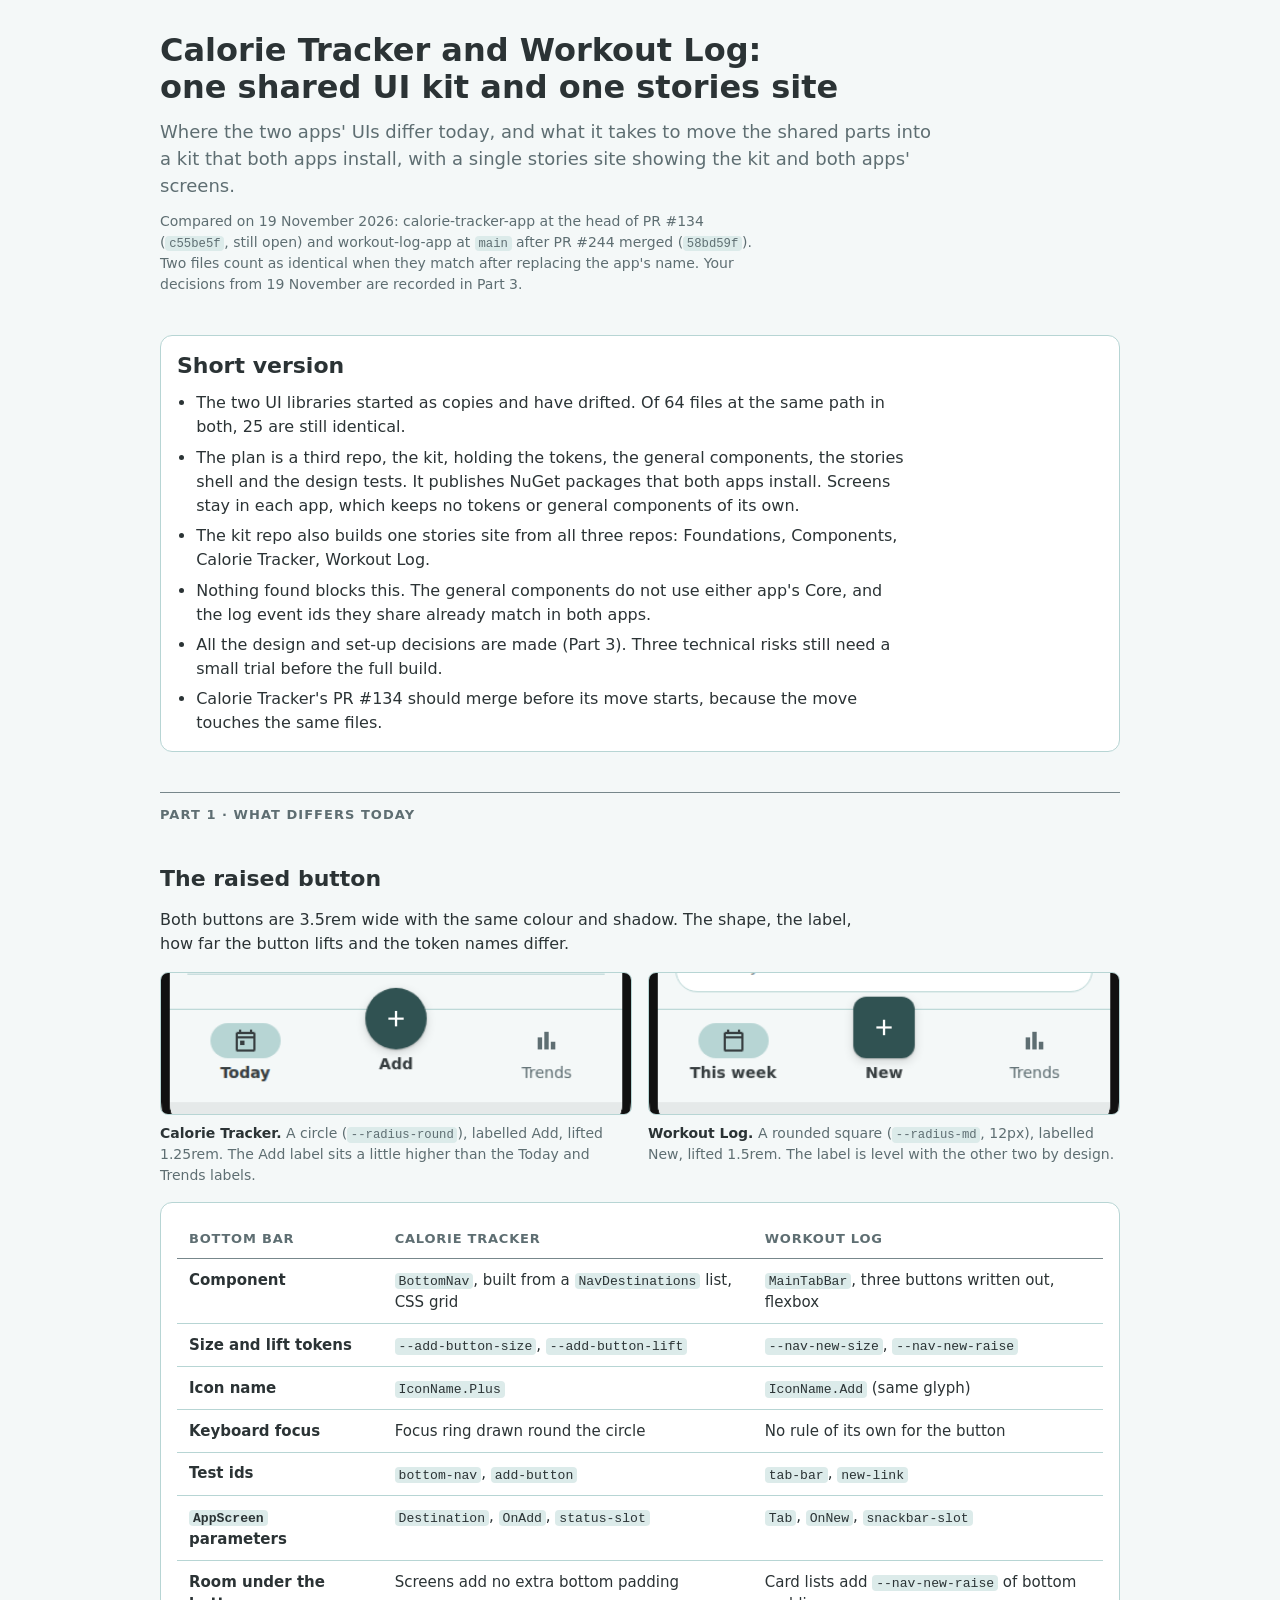
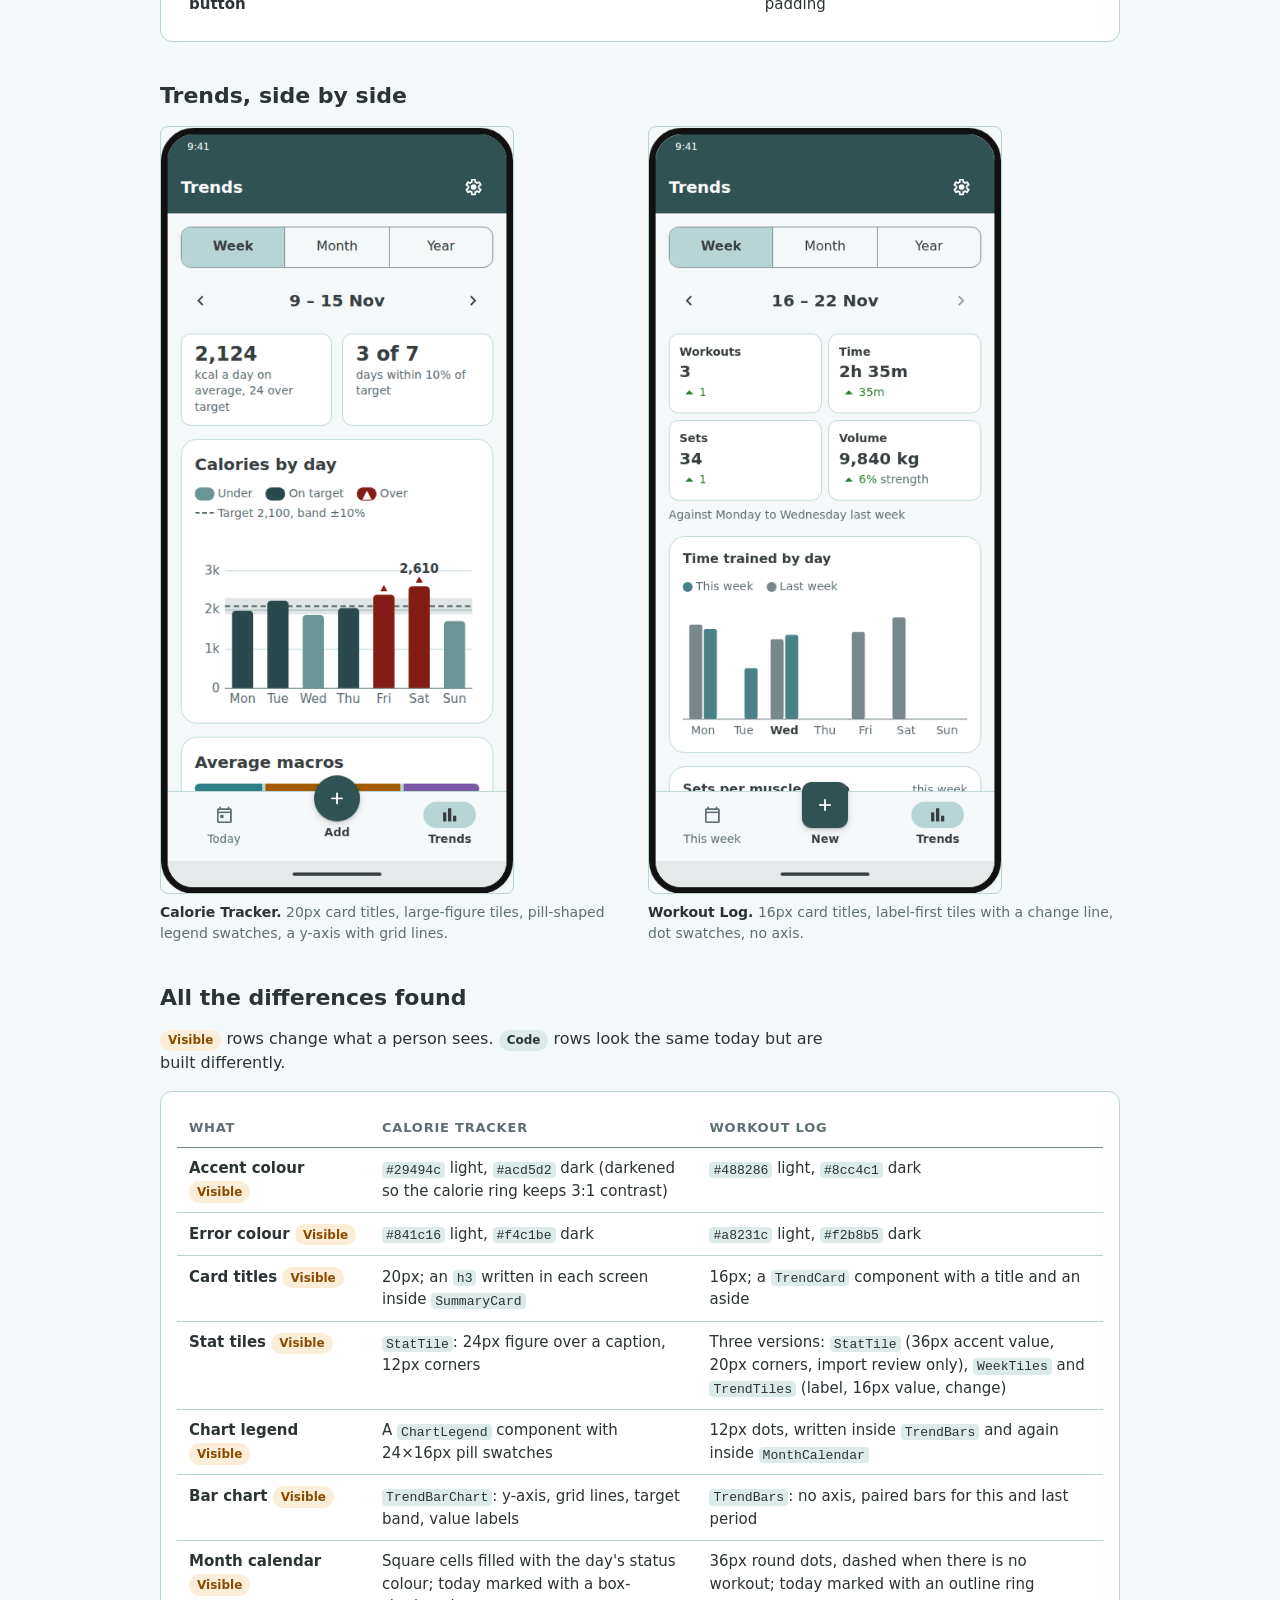
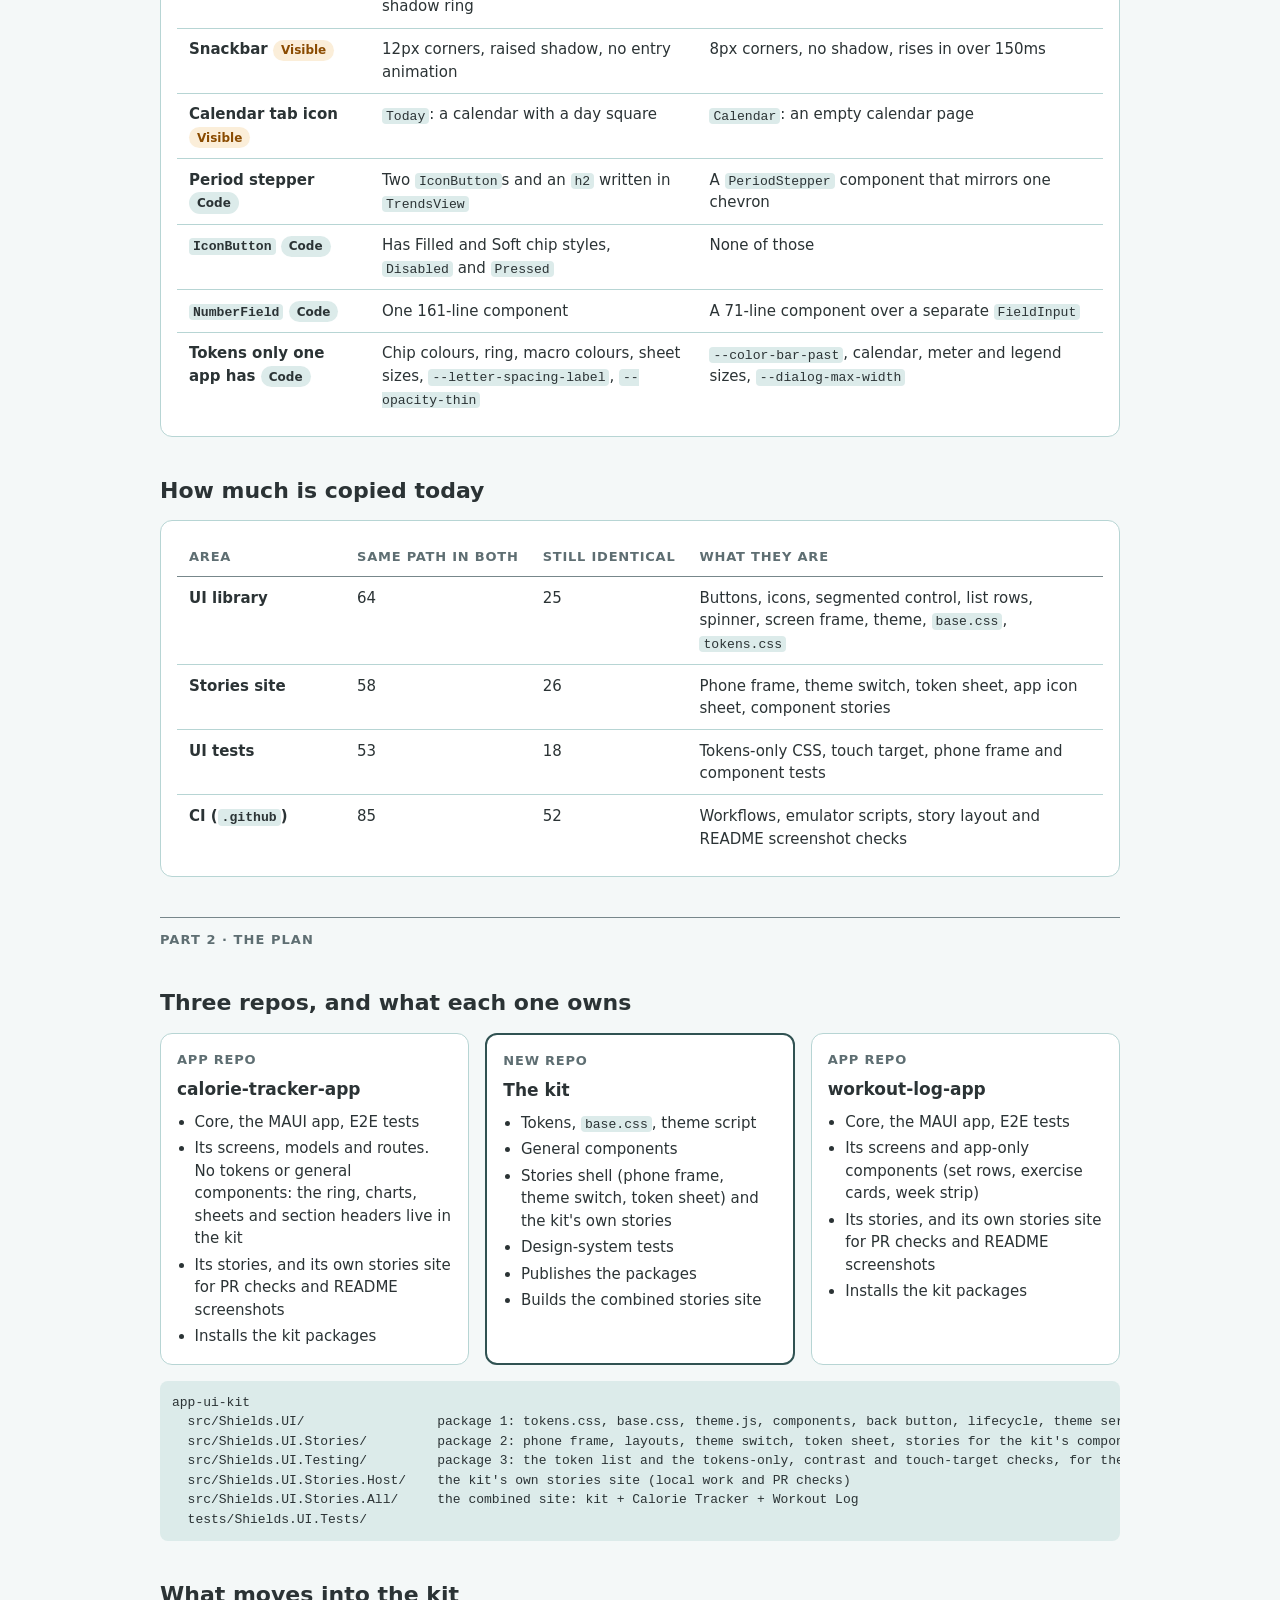
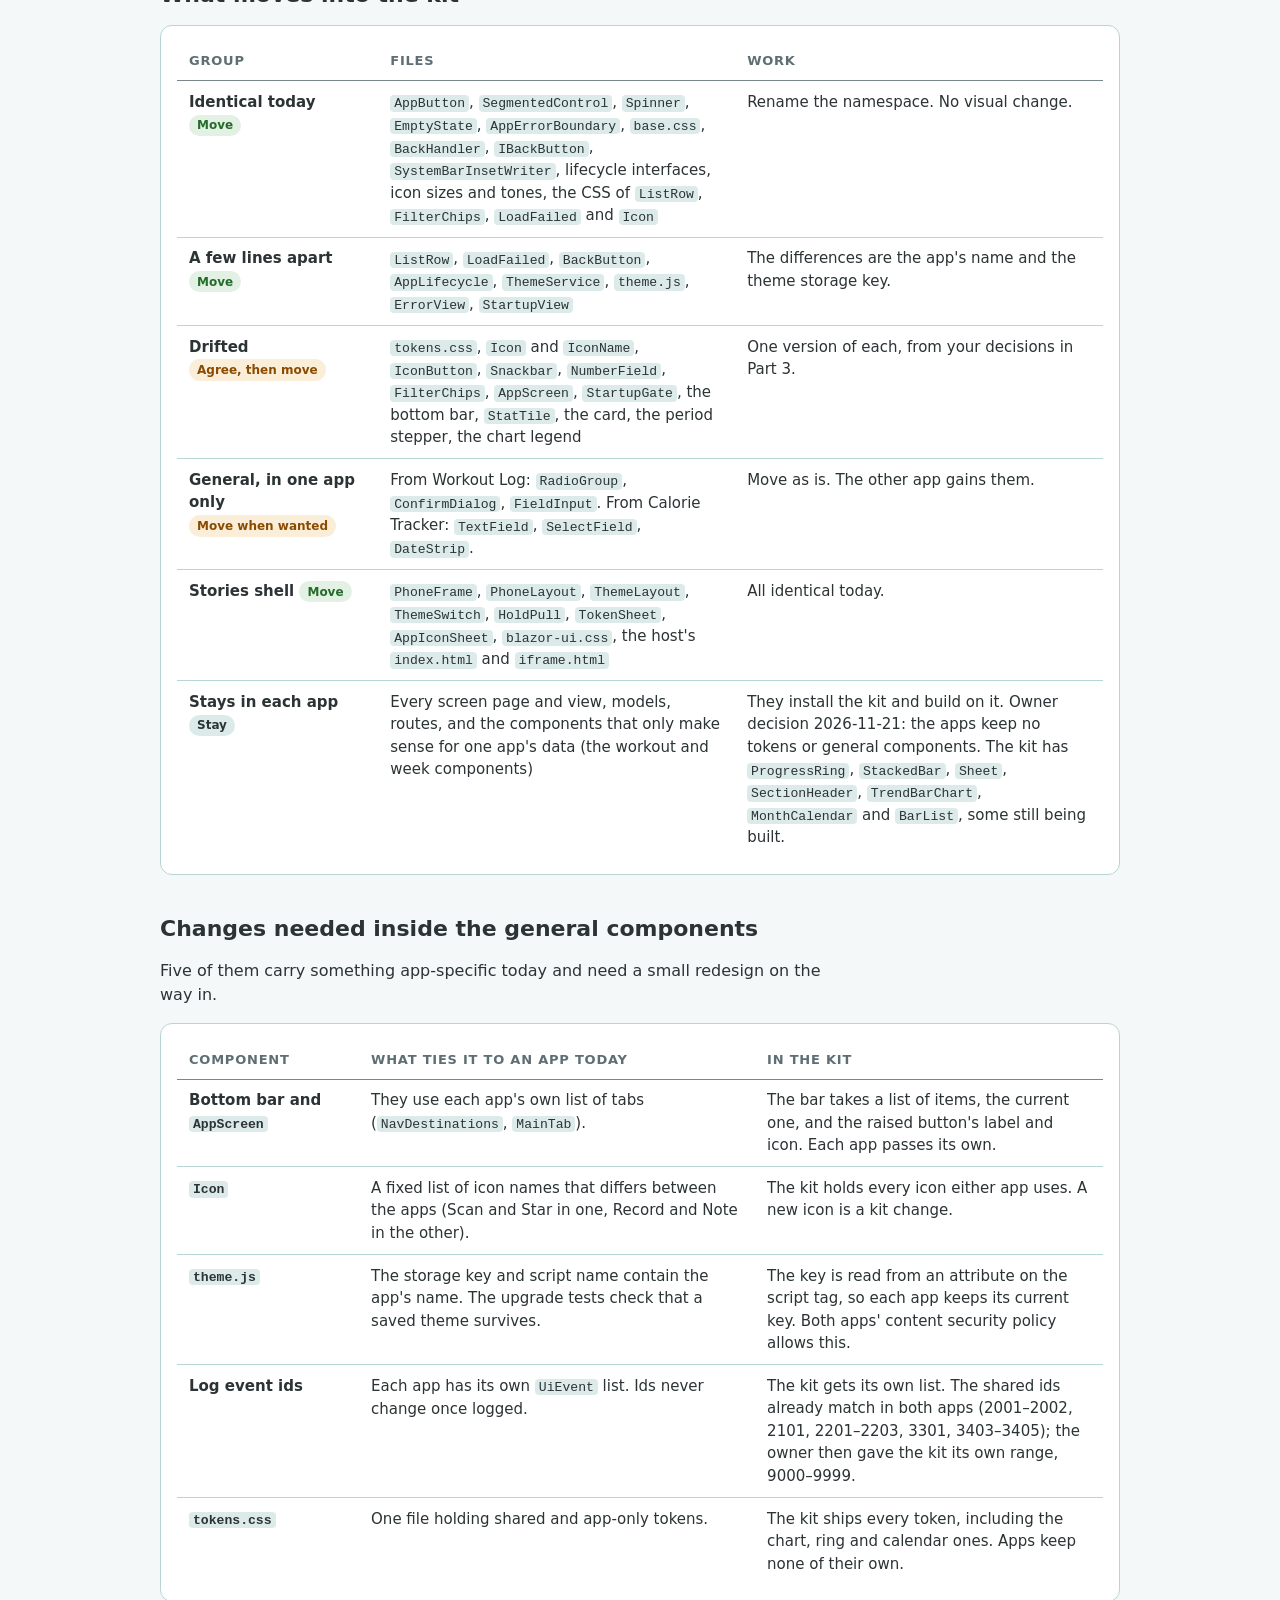
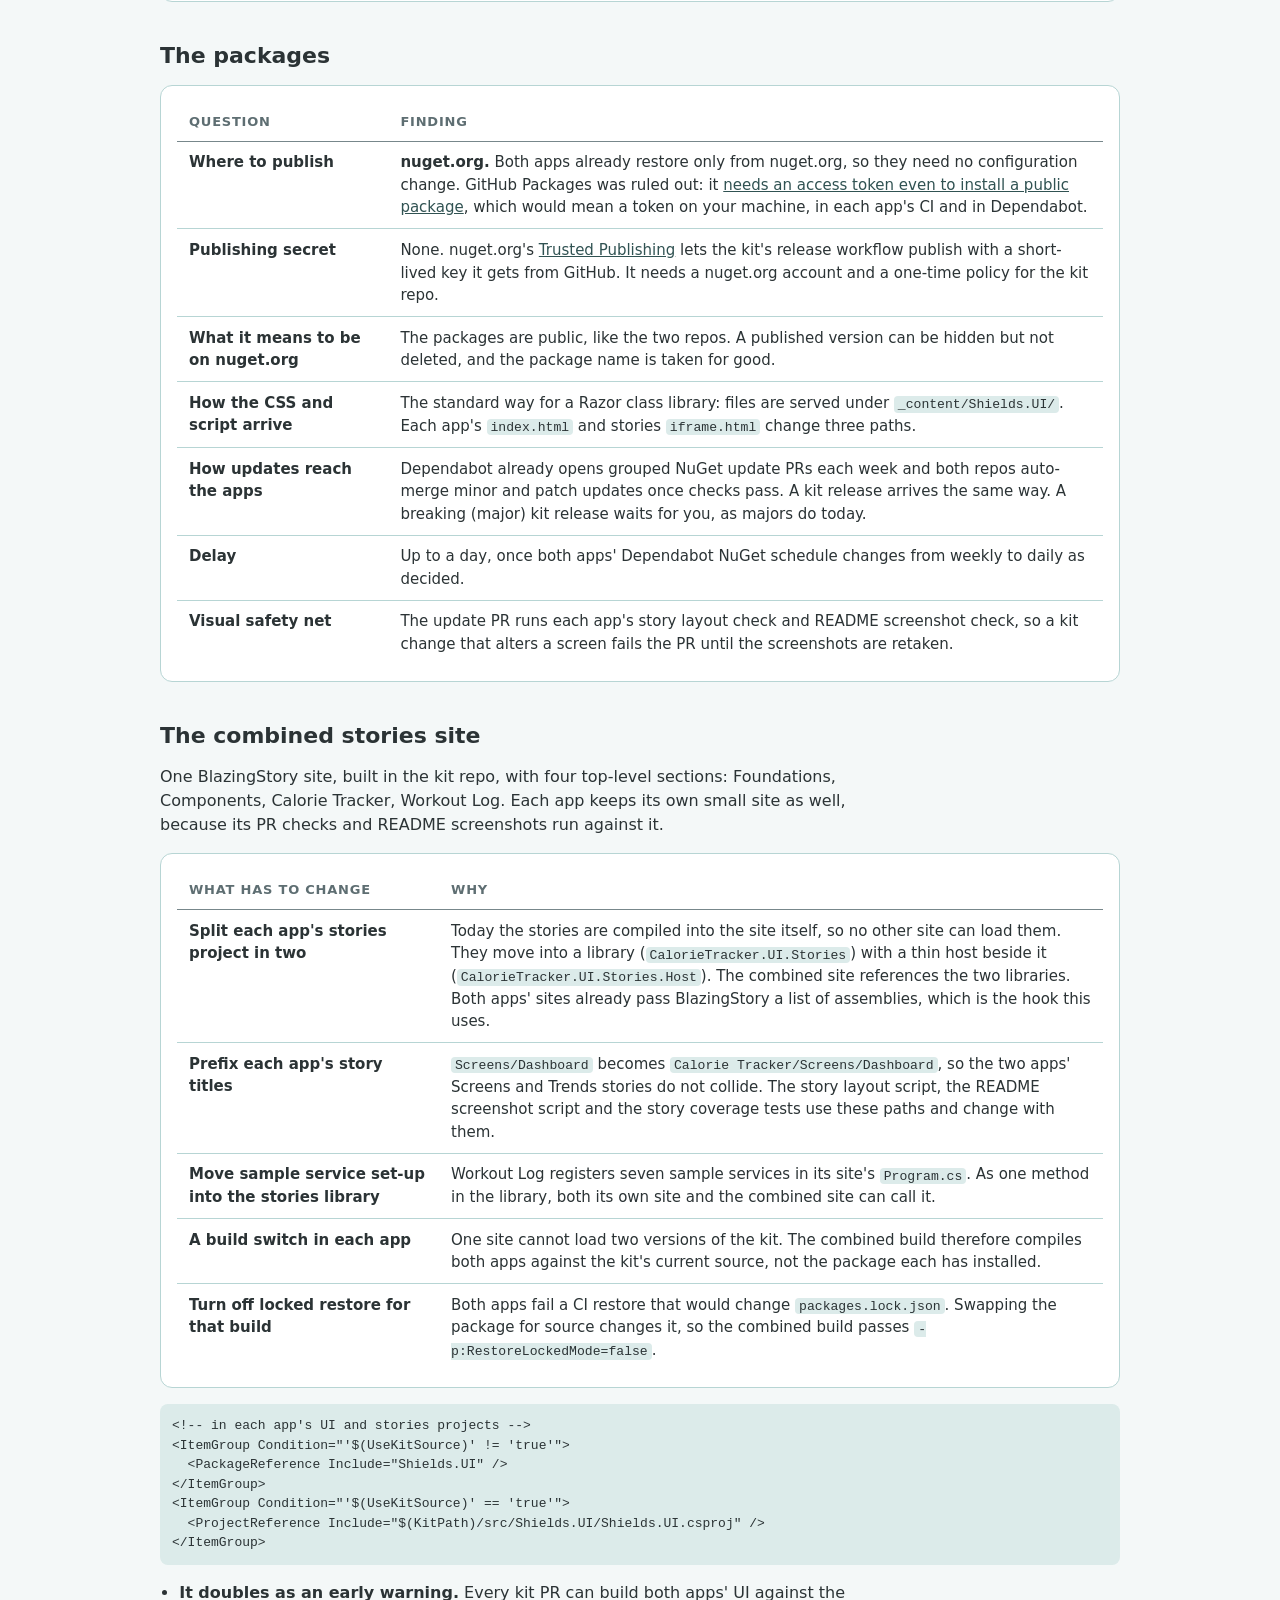
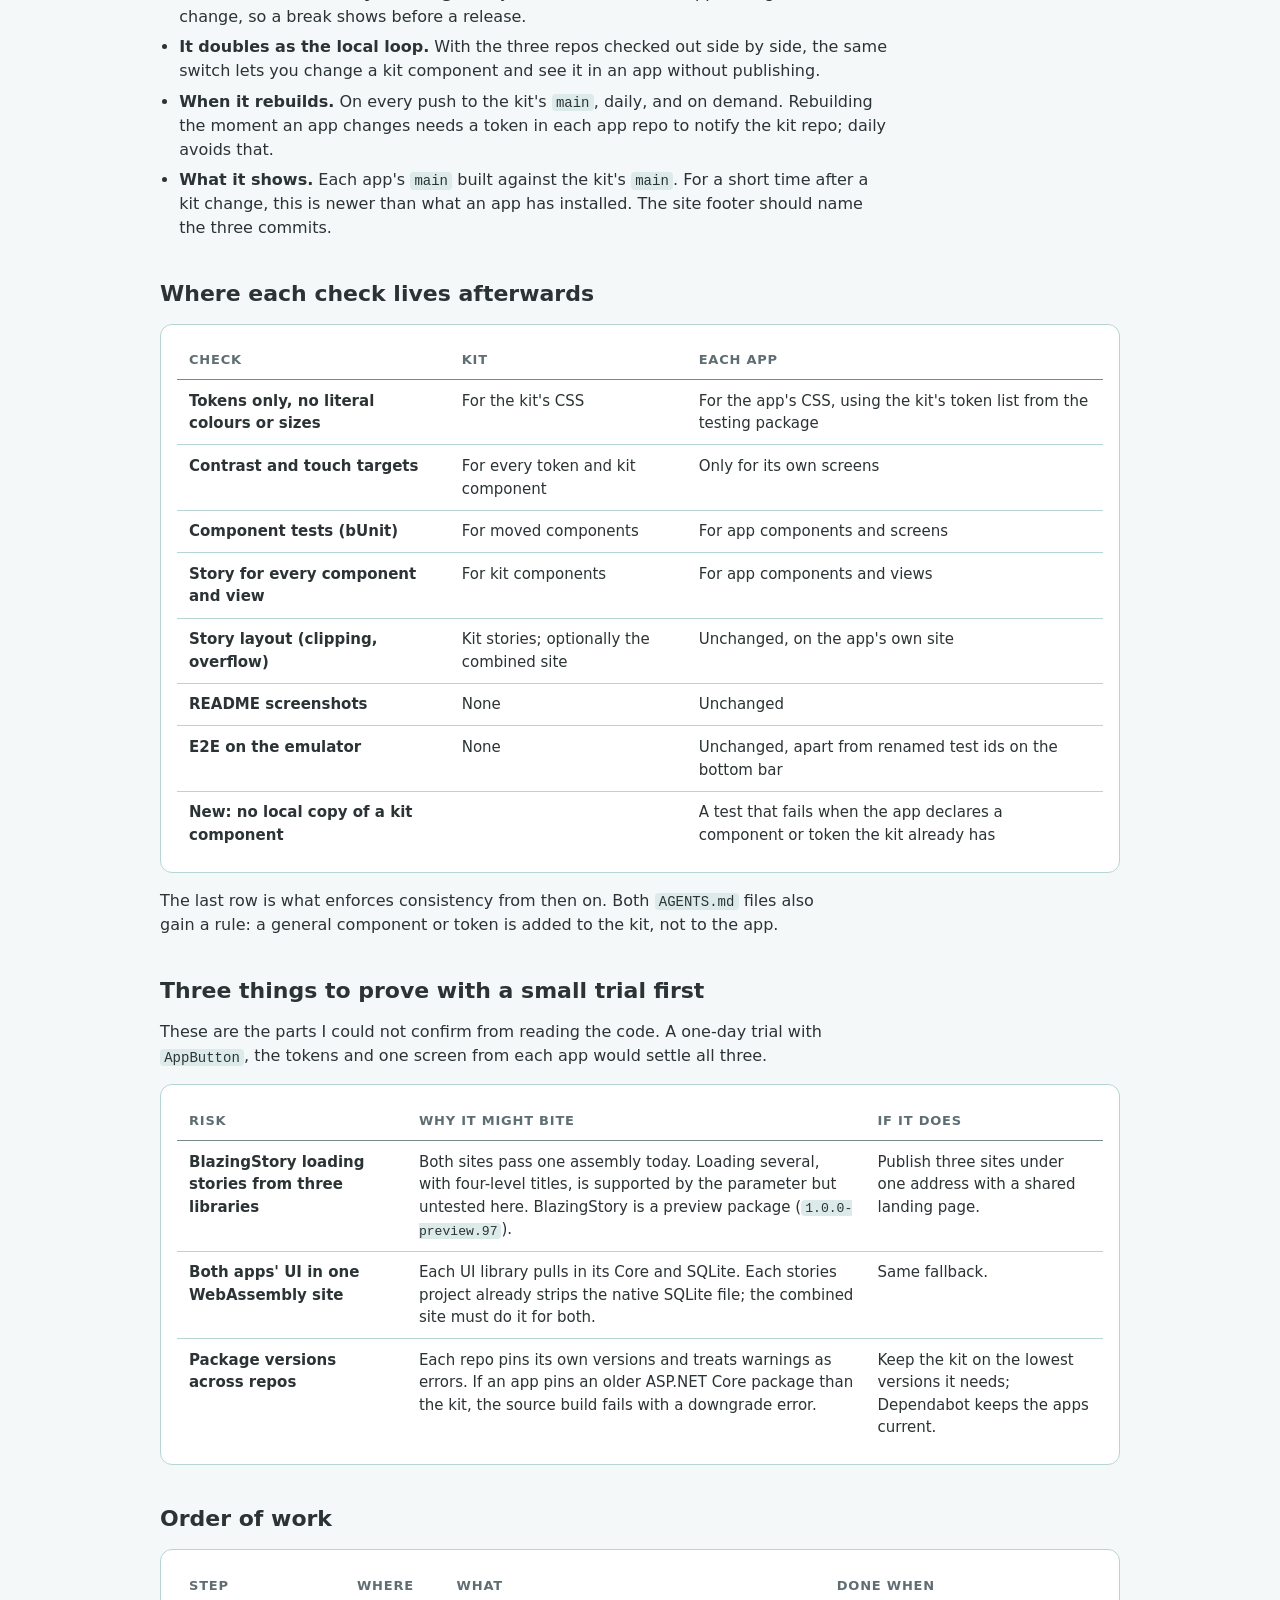
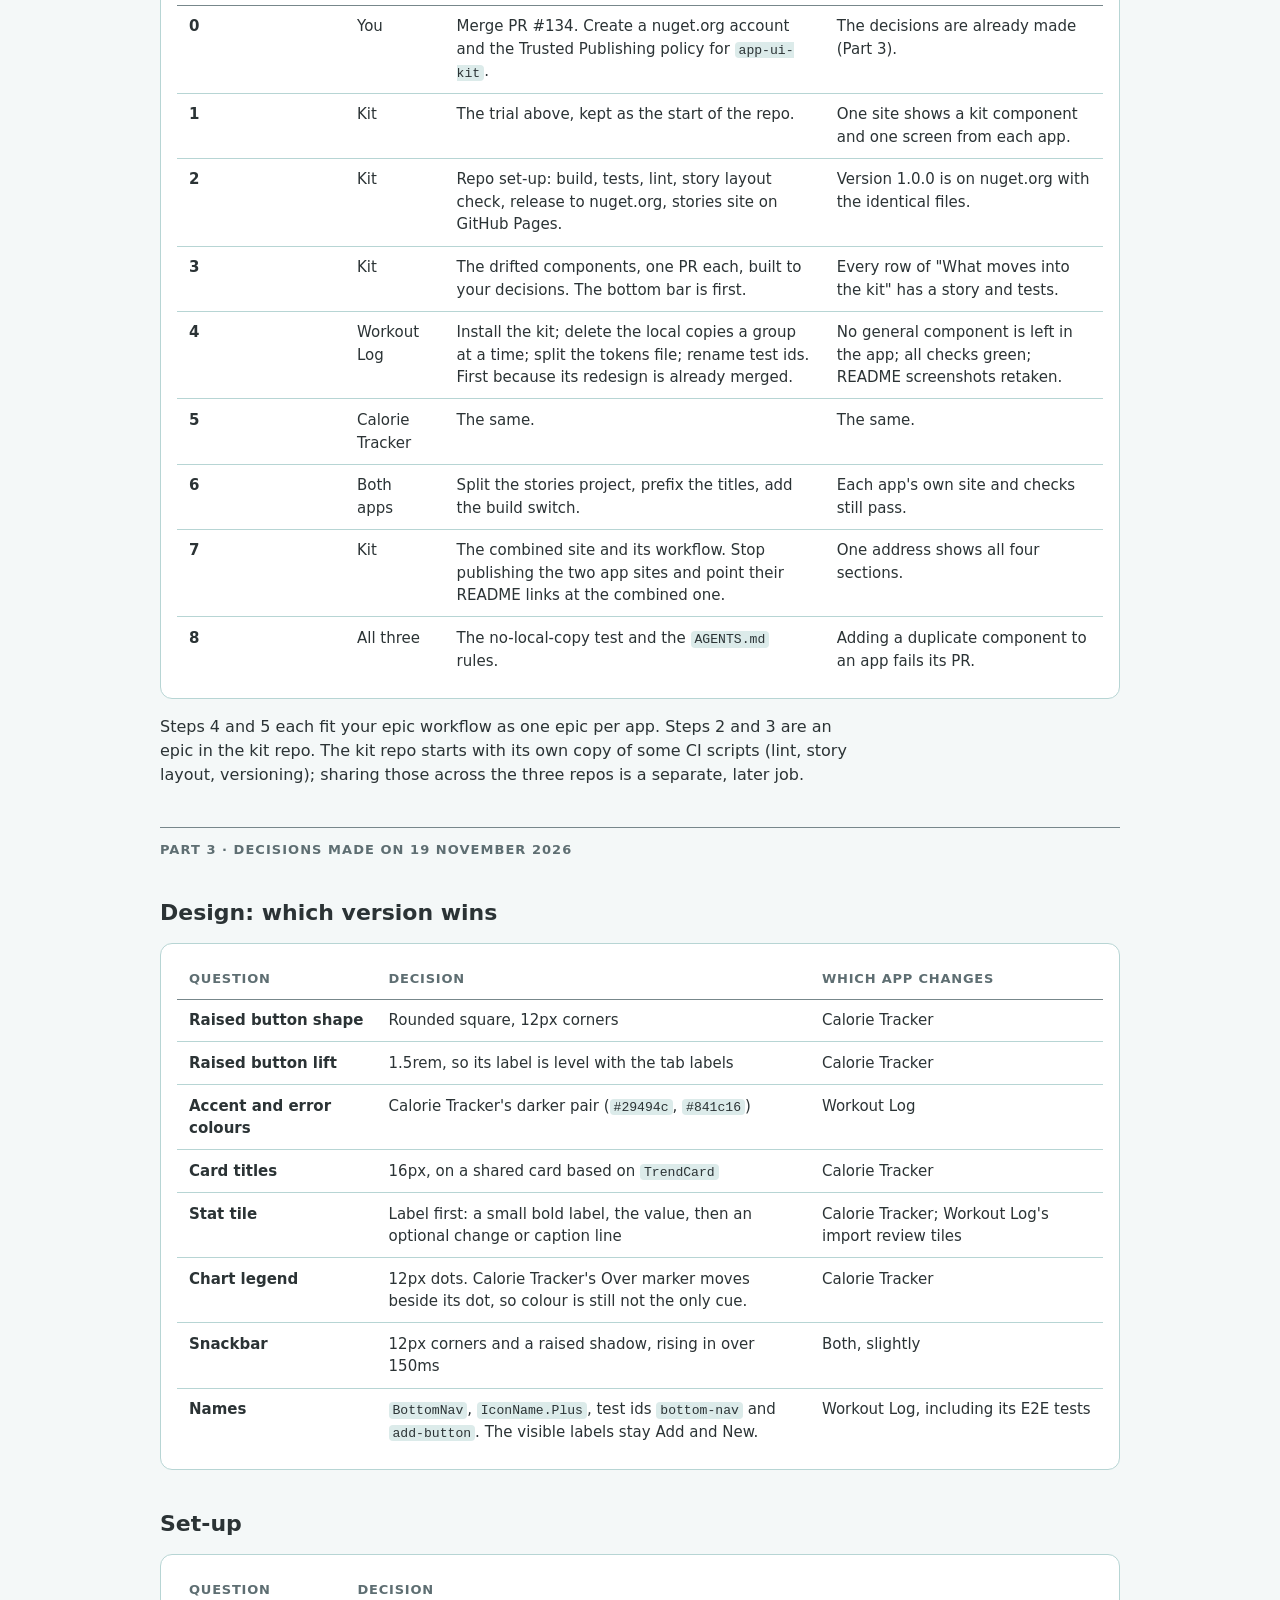
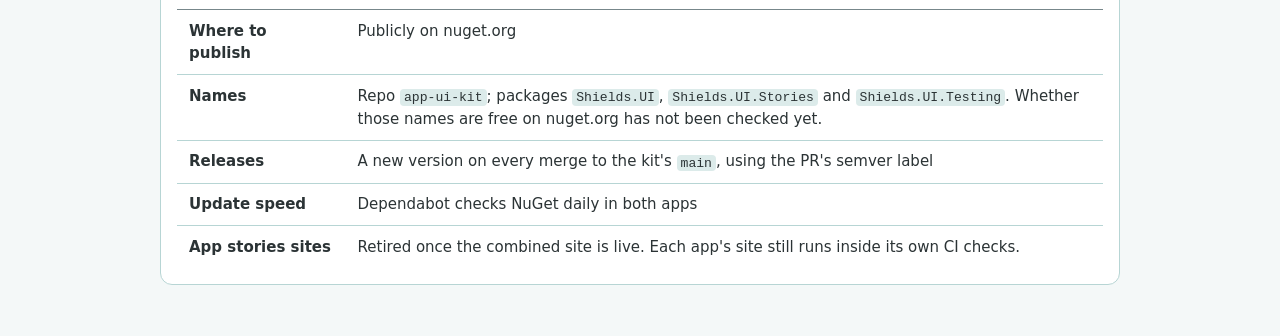
<file: docs/design/shared-ui-kit.html>
<!doctype html>
<html lang="en">
<head>
<meta charset="utf-8">
<meta name="viewport" content="width=device-width, initial-scale=1">
</head>
<body style="margin:0">
<title>Two Apps, One Design System</title>
<style>
/* Layout: one reading column; evidence (screenshots, tables) sits in bordered panels; the plan is a run of tables, each answering one question. */
:root {
  --bg: #f4f8f8;
  --surface: #ffffff;
  --border: #b7d5d4;
  --border-strong: #77878b;
  --text: #2b3335;
  --muted: #5e6e72;
  --primary: #305252;
  --on-primary: #ffffff;
  --tint: #dcebea;
  --warn: #8a4b00;
  --warn-bg: #fbeed9;
  --good: #256b2a;
  --good-bg: #e2f1e3;
  --bad: #8f1f18;
  --bad-bg: #f8e2e0;
  --font: system-ui, Roboto, "Segoe UI", sans-serif;
  --mono: ui-monospace, "Cascadia Code", Menlo, Consolas, monospace;
}
@media (prefers-color-scheme: dark) {
  :root:not([data-theme="light"]) {
    --bg: #141819; --surface: #212829; --border: #364243; --border-strong: #7f9093;
    --text: #e4ecec; --muted: #a3b1b3; --primary: #b7d5d4; --on-primary: #173535; --tint: #2b4444;
    --warn: #e0a860; --warn-bg: #3a2e1b; --good: #a5d6a7; --good-bg: #1f3221; --bad: #f2b8b5; --bad-bg: #3b2221;
    color-scheme: dark;
  }
}
:root[data-theme="dark"] {
  --bg: #141819; --surface: #212829; --border: #364243; --border-strong: #7f9093;
  --text: #e4ecec; --muted: #a3b1b3; --primary: #b7d5d4; --on-primary: #173535; --tint: #2b4444;
  --warn: #e0a860; --warn-bg: #3a2e1b; --good: #a5d6a7; --good-bg: #1f3221; --bad: #f2b8b5; --bad-bg: #3b2221;
  color-scheme: dark;
}
body { background: var(--bg); color: var(--text); font-family: var(--font); font-size: 16px; line-height: 1.5; }
.page { max-width: 60rem; margin: 0 auto; padding-block: 2rem 4rem; padding-left: max(16px, env(safe-area-inset-left, 0px)); padding-right: max(16px, env(safe-area-inset-right, 0px)); display: flex; flex-direction: column; gap: 2.5rem; }
h1 { font-size: 2rem; line-height: 1.15; margin: 0; text-wrap: balance; }
h2 { font-size: 1.375rem; line-height: 1.25; margin: 0; text-wrap: balance; }
h3 { font-size: 1.0625rem; margin: 0; }
p { margin: 0; max-width: 68ch; }
section { display: flex; flex-direction: column; gap: 1rem; min-width: 0; }
.lede { font-size: 1.125rem; color: var(--muted); }
.meta { color: var(--muted); font-size: 0.875rem; }
.part { font-size: 0.8125rem; letter-spacing: 0.08em; text-transform: uppercase; color: var(--muted); font-weight: 600; border-top: 1px solid var(--border-strong); padding-top: 0.75rem; }
code { font-family: var(--mono); font-size: 0.875em; background: var(--tint); padding: 0.05em 0.3em; border-radius: 4px; overflow-wrap: anywhere; }
a { color: var(--primary); }
.panel { background: var(--surface); border: 1px solid var(--border); border-radius: 12px; padding: 1rem; min-width: 0; }
.summary { display: flex; flex-direction: column; gap: 0.75rem; }
.summary ul, ul.plain { margin: 0; padding-left: 1.2rem; display: flex; flex-direction: column; gap: 0.4rem; max-width: 70ch; }
.pair { display: grid; grid-template-columns: repeat(2, minmax(0, 1fr)); gap: 1rem; }
.trio { display: grid; grid-template-columns: repeat(3, minmax(0, 1fr)); gap: 1rem; }
.repo { display: flex; flex-direction: column; gap: 0.5rem; }
.repo.kit { border: 2px solid var(--primary); }
.repo ul { margin: 0; padding-left: 1.1rem; display: flex; flex-direction: column; gap: 0.25rem; font-size: 0.9375rem; }
.repo .kind { font-size: 0.8125rem; letter-spacing: 0.06em; text-transform: uppercase; color: var(--muted); font-weight: 600; }
figure { margin: 0; display: flex; flex-direction: column; gap: 0.5rem; min-width: 0; }
figcaption { font-size: 0.875rem; color: var(--muted); }
figcaption strong { color: var(--text); }
.crop { aspect-ratio: 428 / 128; overflow: hidden; border: 1px solid var(--border); border-radius: 8px; max-width: 100%; }
.crop img { width: 100%; height: 100%; object-fit: cover; object-position: 0 96.5%; display: block; }
.shot { border: 1px solid var(--border); border-radius: 8px; overflow: hidden; max-width: 22rem; }
.shot img { display: block; width: 100%; height: auto; }
.scroll { overflow-x: auto; }
table { border-collapse: collapse; width: 100%; font-size: 0.9375rem; }
th, td { text-align: left; vertical-align: top; padding: 0.6rem 0.75rem; border-bottom: 1px solid var(--border); }
thead th { font-size: 0.8125rem; letter-spacing: 0.06em; text-transform: uppercase; color: var(--muted); border-bottom: 1px solid var(--border-strong); white-space: nowrap; }
tbody tr:last-child td, tbody tr:last-child th { border-bottom: 0; }
tbody th { font-weight: 600; min-width: 9rem; }
td.num { font-variant-numeric: tabular-nums; white-space: nowrap; }
.diff td { min-width: 13rem; }
.tag { display: inline-block; font-size: 0.75rem; font-weight: 600; padding: 0.1rem 0.5rem; border-radius: 999px; white-space: nowrap; }
.tag.see { background: var(--warn-bg); color: var(--warn); }
.tag.code { background: var(--tint); color: var(--text); }
.tag.good { background: var(--good-bg); color: var(--good); }
.tag.mid { background: var(--warn-bg); color: var(--warn); }
.tag.bad { background: var(--bad-bg); color: var(--bad); }
.tree { font-family: var(--mono); font-size: 0.8125rem; line-height: 1.5; background: var(--tint); border-radius: 8px; padding: 0.75rem; margin: 0; overflow-x: auto; white-space: pre; }
ol.steps { margin: 0; padding-left: 1.3rem; display: flex; flex-direction: column; gap: 0.5rem; max-width: 70ch; }
@media (max-width: 760px) {
  .pair, .trio { grid-template-columns: minmax(0, 1fr); }
  h1 { font-size: 1.625rem; }
}
</style>

<div class="page">
  <header style="display:flex;flex-direction:column;gap:0.75rem">
    <h1>Calorie Tracker and Workout Log: one shared UI kit and one stories site</h1>
    <p class="lede">Where the two apps' UIs differ today, and what it takes to move the shared parts into a kit that both apps install, with a single stories site showing the kit and both apps' screens.</p>
    <p class="meta">Compared on 19 November 2026: calorie-tracker-app at the head of PR #134 (<code>c55be5f</code>, still open) and workout-log-app at <code>main</code> after PR #244 merged (<code>58bd59f</code>). Two files count as identical when they match after replacing the app's name. Your decisions from 19 November are recorded in Part 3.</p>
  </header>

  <section class="panel summary">
    <h2>Short version</h2>
    <ul>
      <li>The two UI libraries started as copies and have drifted. Of 64 files at the same path in both, 25 are still identical.</li>
      <li>The plan is a third repo, the kit, holding the tokens, the general components, the stories shell and the design tests. It publishes NuGet packages that both apps install. Screens stay in each app, which keeps no tokens or general components of its own.</li>
      <li>The kit repo also builds one stories site from all three repos: Foundations, Components, Calorie Tracker, Workout Log.</li>
      <li>Nothing found blocks this. The general components do not use either app's Core, and the log event ids they share already match in both apps.</li>
      <li>All the design and set-up decisions are made (Part 3). Three technical risks still need a small trial before the full build.</li>
      <li>Calorie Tracker's PR #134 should merge before its move starts, because the move touches the same files.</li>
    </ul>
  </section>

  <div class="part">Part 1 · What differs today</div>

  <section>
    <h2>The raised button</h2>
    <p>Both buttons are 3.5rem wide with the same colour and shadow. The shape, the label, how far the button lifts and the token names differ.</p>
    <div class="pair">
      <figure>
        <div class="crop"><img src="img/cal-today.png" alt="Calorie Tracker bottom bar: Today, a round Add button, Trends"></div>
        <figcaption><strong>Calorie Tracker.</strong> A circle (<code>--radius-round</code>), labelled Add, lifted 1.25rem. The Add label sits a little higher than the Today and Trends labels.</figcaption>
      </figure>
      <figure>
        <div class="crop"><img src="img/wk-week.png" alt="Workout Log bottom bar: This week, a rounded square New button, Trends"></div>
        <figcaption><strong>Workout Log.</strong> A rounded square (<code>--radius-md</code>, 12px), labelled New, lifted 1.5rem. The label is level with the other two by design.</figcaption>
      </figure>
    </div>
    <div class="panel scroll">
      <table class="diff">
        <thead><tr><th>Bottom bar</th><th>Calorie Tracker</th><th>Workout Log</th></tr></thead>
        <tbody>
          <tr><th>Component</th><td><code>BottomNav</code>, built from a <code>NavDestinations</code> list, CSS grid</td><td><code>MainTabBar</code>, three buttons written out, flexbox</td></tr>
          <tr><th>Size and lift tokens</th><td><code>--add-button-size</code>, <code>--add-button-lift</code></td><td><code>--nav-new-size</code>, <code>--nav-new-raise</code></td></tr>
          <tr><th>Icon name</th><td><code>IconName.Plus</code></td><td><code>IconName.Add</code> (same glyph)</td></tr>
          <tr><th>Keyboard focus</th><td>Focus ring drawn round the circle</td><td>No rule of its own for the button</td></tr>
          <tr><th>Test ids</th><td><code>bottom-nav</code>, <code>add-button</code></td><td><code>tab-bar</code>, <code>new-link</code></td></tr>
          <tr><th><code>AppScreen</code> parameters</th><td><code>Destination</code>, <code>OnAdd</code>, <code>status-slot</code></td><td><code>Tab</code>, <code>OnNew</code>, <code>snackbar-slot</code></td></tr>
          <tr><th>Room under the button</th><td>Screens add no extra bottom padding</td><td>Card lists add <code>--nav-new-raise</code> of bottom padding</td></tr>
        </tbody>
      </table>
    </div>
  </section>

  <section>
    <h2>Trends, side by side</h2>
    <div class="pair">
      <figure>
        <div class="shot"><img src="img/cal-trends.png" alt="Calorie Tracker Trends screen, week view"></div>
        <figcaption><strong>Calorie Tracker.</strong> 20px card titles, large-figure tiles, pill-shaped legend swatches, a y-axis with grid lines.</figcaption>
      </figure>
      <figure>
        <div class="shot"><img src="img/wk-trends.png" alt="Workout Log Trends screen, week view"></div>
        <figcaption><strong>Workout Log.</strong> 16px card titles, label-first tiles with a change line, dot swatches, no axis.</figcaption>
      </figure>
    </div>
  </section>

  <section>
    <h2>All the differences found</h2>
    <p><span class="tag see">Visible</span> rows change what a person sees. <span class="tag code">Code</span> rows look the same today but are built differently.</p>
    <div class="panel scroll">
      <table class="diff">
        <thead><tr><th>What</th><th>Calorie Tracker</th><th>Workout Log</th></tr></thead>
        <tbody>
          <tr><th>Accent colour <span class="tag see">Visible</span></th><td><code>#29494c</code> light, <code>#acd5d2</code> dark (darkened so the calorie ring keeps 3:1 contrast)</td><td><code>#488286</code> light, <code>#8cc4c1</code> dark</td></tr>
          <tr><th>Error colour <span class="tag see">Visible</span></th><td><code>#841c16</code> light, <code>#f4c1be</code> dark</td><td><code>#a8231c</code> light, <code>#f2b8b5</code> dark</td></tr>
          <tr><th>Card titles <span class="tag see">Visible</span></th><td>20px; an <code>h3</code> written in each screen inside <code>SummaryCard</code></td><td>16px; a <code>TrendCard</code> component with a title and an aside</td></tr>
          <tr><th>Stat tiles <span class="tag see">Visible</span></th><td><code>StatTile</code>: 24px figure over a caption, 12px corners</td><td>Three versions: <code>StatTile</code> (36px accent value, 20px corners, import review only), <code>WeekTiles</code> and <code>TrendTiles</code> (label, 16px value, change)</td></tr>
          <tr><th>Chart legend <span class="tag see">Visible</span></th><td>A <code>ChartLegend</code> component with 24×16px pill swatches</td><td>12px dots, written inside <code>TrendBars</code> and again inside <code>MonthCalendar</code></td></tr>
          <tr><th>Bar chart <span class="tag see">Visible</span></th><td><code>TrendBarChart</code>: y-axis, grid lines, target band, value labels</td><td><code>TrendBars</code>: no axis, paired bars for this and last period</td></tr>
          <tr><th>Month calendar <span class="tag see">Visible</span></th><td>Square cells filled with the day's status colour; today marked with a box-shadow ring</td><td>36px round dots, dashed when there is no workout; today marked with an outline ring</td></tr>
          <tr><th>Snackbar <span class="tag see">Visible</span></th><td>12px corners, raised shadow, no entry animation</td><td>8px corners, no shadow, rises in over 150ms</td></tr>
          <tr><th>Calendar tab icon <span class="tag see">Visible</span></th><td><code>Today</code>: a calendar with a day square</td><td><code>Calendar</code>: an empty calendar page</td></tr>
          <tr><th>Period stepper <span class="tag code">Code</span></th><td>Two <code>IconButton</code>s and an <code>h2</code> written in <code>TrendsView</code></td><td>A <code>PeriodStepper</code> component that mirrors one chevron</td></tr>
          <tr><th><code>IconButton</code> <span class="tag code">Code</span></th><td>Has Filled and Soft chip styles, <code>Disabled</code> and <code>Pressed</code></td><td>None of those</td></tr>
          <tr><th><code>NumberField</code> <span class="tag code">Code</span></th><td>One 161-line component</td><td>A 71-line component over a separate <code>FieldInput</code></td></tr>
          <tr><th>Tokens only one app has <span class="tag code">Code</span></th><td>Chip colours, ring, macro colours, sheet sizes, <code>--letter-spacing-label</code>, <code>--opacity-thin</code></td><td><code>--color-bar-past</code>, calendar, meter and legend sizes, <code>--dialog-max-width</code></td></tr>
        </tbody>
      </table>
    </div>
  </section>

  <section>
    <h2>How much is copied today</h2>
    <div class="panel scroll">
      <table>
        <thead><tr><th>Area</th><th>Same path in both</th><th>Still identical</th><th>What they are</th></tr></thead>
        <tbody>
          <tr><th>UI library</th><td class="num">64</td><td class="num">25</td><td>Buttons, icons, segmented control, list rows, spinner, screen frame, theme, <code>base.css</code>, <code>tokens.css</code></td></tr>
          <tr><th>Stories site</th><td class="num">58</td><td class="num">26</td><td>Phone frame, theme switch, token sheet, app icon sheet, component stories</td></tr>
          <tr><th>UI tests</th><td class="num">53</td><td class="num">18</td><td>Tokens-only CSS, touch target, phone frame and component tests</td></tr>
          <tr><th>CI (<code>.github</code>)</th><td class="num">85</td><td class="num">52</td><td>Workflows, emulator scripts, story layout and README screenshot checks</td></tr>
        </tbody>
      </table>
    </div>
  </section>

  <div class="part">Part 2 · The plan</div>

  <section>
    <h2>Three repos, and what each one owns</h2>
    <div class="trio">
      <div class="panel repo">
        <span class="kind">App repo</span>
        <h3>calorie-tracker-app</h3>
        <ul>
          <li>Core, the MAUI app, E2E tests</li>
          <li>Its screens, models and routes. No tokens or general components: the ring, charts, sheets and section headers live in the kit</li>
          <li>Its stories, and its own stories site for PR checks and README screenshots</li>
          <li>Installs the kit packages</li>
        </ul>
      </div>
      <div class="panel repo kit">
        <span class="kind">New repo</span>
        <h3>The kit</h3>
        <ul>
          <li>Tokens, <code>base.css</code>, theme script</li>
          <li>General components</li>
          <li>Stories shell (phone frame, theme switch, token sheet) and the kit's own stories</li>
          <li>Design-system tests</li>
          <li>Publishes the packages</li>
          <li>Builds the combined stories site</li>
        </ul>
      </div>
      <div class="panel repo">
        <span class="kind">App repo</span>
        <h3>workout-log-app</h3>
        <ul>
          <li>Core, the MAUI app, E2E tests</li>
          <li>Its screens and app-only components (set rows, exercise cards, week strip)</li>
          <li>Its stories, and its own stories site for PR checks and README screenshots</li>
          <li>Installs the kit packages</li>
        </ul>
      </div>
    </div>
    <pre class="tree">app-ui-kit
  src/Shields.UI/                 package 1: tokens.css, base.css, theme.js, components, back button, lifecycle, theme service
  src/Shields.UI.Stories/         package 2: phone frame, layouts, theme switch, token sheet, stories for the kit's components
  src/Shields.UI.Testing/         package 3: the token list and the tokens-only, contrast and touch-target checks, for the apps' tests
  src/Shields.UI.Stories.Host/    the kit's own stories site (local work and PR checks)
  src/Shields.UI.Stories.All/     the combined site: kit + Calorie Tracker + Workout Log
  tests/Shields.UI.Tests/</pre>
  </section>

  <section>
    <h2>What moves into the kit</h2>
    <div class="panel scroll">
      <table>
        <thead><tr><th>Group</th><th>Files</th><th>Work</th></tr></thead>
        <tbody>
          <tr><th>Identical today <span class="tag good">Move</span></th><td><code>AppButton</code>, <code>SegmentedControl</code>, <code>Spinner</code>, <code>EmptyState</code>, <code>AppErrorBoundary</code>, <code>base.css</code>, <code>BackHandler</code>, <code>IBackButton</code>, <code>SystemBarInsetWriter</code>, lifecycle interfaces, icon sizes and tones, the CSS of <code>ListRow</code>, <code>FilterChips</code>, <code>LoadFailed</code> and <code>Icon</code></td><td>Rename the namespace. No visual change.</td></tr>
          <tr><th>A few lines apart <span class="tag good">Move</span></th><td><code>ListRow</code>, <code>LoadFailed</code>, <code>BackButton</code>, <code>AppLifecycle</code>, <code>ThemeService</code>, <code>theme.js</code>, <code>ErrorView</code>, <code>StartupView</code></td><td>The differences are the app's name and the theme storage key.</td></tr>
          <tr><th>Drifted <span class="tag mid">Agree, then move</span></th><td><code>tokens.css</code>, <code>Icon</code> and <code>IconName</code>, <code>IconButton</code>, <code>Snackbar</code>, <code>NumberField</code>, <code>FilterChips</code>, <code>AppScreen</code>, <code>StartupGate</code>, the bottom bar, <code>StatTile</code>, the card, the period stepper, the chart legend</td><td>One version of each, from your decisions in Part 3.</td></tr>
          <tr><th>General, in one app only <span class="tag mid">Move when wanted</span></th><td>From Workout Log: <code>RadioGroup</code>, <code>ConfirmDialog</code>, <code>FieldInput</code>. From Calorie Tracker: <code>TextField</code>, <code>SelectField</code>, <code>DateStrip</code>.</td><td>Move as is. The other app gains them.</td></tr>
          <tr><th>Stories shell <span class="tag good">Move</span></th><td><code>PhoneFrame</code>, <code>PhoneLayout</code>, <code>ThemeLayout</code>, <code>ThemeSwitch</code>, <code>HoldPull</code>, <code>TokenSheet</code>, <code>AppIconSheet</code>, <code>blazor-ui.css</code>, the host's <code>index.html</code> and <code>iframe.html</code></td><td>All identical today.</td></tr>
          <tr><th>Stays in each app <span class="tag code">Stay</span></th><td>Every screen page and view, models, routes, and the components that only make sense for one app's data (the workout and week components)</td><td>They install the kit and build on it. Owner decision 2026-11-21: the apps keep no tokens or general components. The kit has <code>ProgressRing</code>, <code>StackedBar</code>, <code>Sheet</code>, <code>SectionHeader</code>, <code>TrendBarChart</code>, <code>MonthCalendar</code> and <code>BarList</code>, some still being built.</td></tr>
        </tbody>
      </table>
    </div>
  </section>

  <section>
    <h2>Changes needed inside the general components</h2>
    <p>Five of them carry something app-specific today and need a small redesign on the way in.</p>
    <div class="panel scroll">
      <table>
        <thead><tr><th>Component</th><th>What ties it to an app today</th><th>In the kit</th></tr></thead>
        <tbody>
          <tr><th>Bottom bar and <code>AppScreen</code></th><td>They use each app's own list of tabs (<code>NavDestinations</code>, <code>MainTab</code>).</td><td>The bar takes a list of items, the current one, and the raised button's label and icon. Each app passes its own.</td></tr>
          <tr><th><code>Icon</code></th><td>A fixed list of icon names that differs between the apps (Scan and Star in one, Record and Note in the other).</td><td>The kit holds every icon either app uses. A new icon is a kit change.</td></tr>
          <tr><th><code>theme.js</code></th><td>The storage key and script name contain the app's name. The upgrade tests check that a saved theme survives.</td><td>The key is read from an attribute on the script tag, so each app keeps its current key. Both apps' content security policy allows this.</td></tr>
          <tr><th>Log event ids</th><td>Each app has its own <code>UiEvent</code> list. Ids never change once logged.</td><td>The kit gets its own list. The shared ids already match in both apps (2001–2002, 2101, 2201–2203, 3301, 3403–3405); the owner then gave the kit its own range, 9000–9999.</td></tr>
          <tr><th><code>tokens.css</code></th><td>One file holding shared and app-only tokens.</td><td>The kit ships every token, including the chart, ring and calendar ones. Apps keep none of their own.</td></tr>
        </tbody>
      </table>
    </div>
  </section>

  <section>
    <h2>The packages</h2>
    <div class="panel scroll">
      <table>
        <thead><tr><th>Question</th><th>Finding</th></tr></thead>
        <tbody>
          <tr><th>Where to publish</th><td><strong>nuget.org.</strong> Both apps already restore only from nuget.org, so they need no configuration change. GitHub Packages was ruled out: it <a href="https://docs.github.com/en/packages/working-with-a-github-packages-registry/working-with-the-nuget-registry">needs an access token even to install a public package</a>, which would mean a token on your machine, in each app's CI and in Dependabot.</td></tr>
          <tr><th>Publishing secret</th><td>None. nuget.org's <a href="https://learn.microsoft.com/nuget/nuget-org/trusted-publishing">Trusted Publishing</a> lets the kit's release workflow publish with a short-lived key it gets from GitHub. It needs a nuget.org account and a one-time policy for the kit repo.</td></tr>
          <tr><th>What it means to be on nuget.org</th><td>The packages are public, like the two repos. A published version can be hidden but not deleted, and the package name is taken for good.</td></tr>
          <tr><th>How the CSS and script arrive</th><td>The standard way for a Razor class library: files are served under <code>_content/Shields.UI/</code>. Each app's <code>index.html</code> and stories <code>iframe.html</code> change three paths.</td></tr>
          <tr><th>How updates reach the apps</th><td>Dependabot already opens grouped NuGet update PRs each week and both repos auto-merge minor and patch updates once checks pass. A kit release arrives the same way. A breaking (major) kit release waits for you, as majors do today.</td></tr>
          <tr><th>Delay</th><td>Up to a day, once both apps' Dependabot NuGet schedule changes from weekly to daily as decided.</td></tr>
          <tr><th>Visual safety net</th><td>The update PR runs each app's story layout check and README screenshot check, so a kit change that alters a screen fails the PR until the screenshots are retaken.</td></tr>
        </tbody>
      </table>
    </div>
  </section>

  <section>
    <h2>The combined stories site</h2>
    <p>One BlazingStory site, built in the kit repo, with four top-level sections: Foundations, Components, Calorie Tracker, Workout Log. Each app keeps its own small site as well, because its PR checks and README screenshots run against it.</p>
    <div class="panel scroll">
      <table>
        <thead><tr><th>What has to change</th><th>Why</th></tr></thead>
        <tbody>
          <tr><th>Split each app's stories project in two</th><td>Today the stories are compiled into the site itself, so no other site can load them. They move into a library (<code>CalorieTracker.UI.Stories</code>) with a thin host beside it (<code>CalorieTracker.UI.Stories.Host</code>). The combined site references the two libraries. Both apps' sites already pass BlazingStory a list of assemblies, which is the hook this uses.</td></tr>
          <tr><th>Prefix each app's story titles</th><td><code>Screens/Dashboard</code> becomes <code>Calorie Tracker/Screens/Dashboard</code>, so the two apps' Screens and Trends stories do not collide. The story layout script, the README screenshot script and the story coverage tests use these paths and change with them.</td></tr>
          <tr><th>Move sample service set-up into the stories library</th><td>Workout Log registers seven sample services in its site's <code>Program.cs</code>. As one method in the library, both its own site and the combined site can call it.</td></tr>
          <tr><th>A build switch in each app</th><td>One site cannot load two versions of the kit. The combined build therefore compiles both apps against the kit's current source, not the package each has installed.</td></tr>
          <tr><th>Turn off locked restore for that build</th><td>Both apps fail a CI restore that would change <code>packages.lock.json</code>. Swapping the package for source changes it, so the combined build passes <code>-p:RestoreLockedMode=false</code>.</td></tr>
        </tbody>
      </table>
    </div>
    <pre class="tree">&lt;!-- in each app's UI and stories projects --&gt;
&lt;ItemGroup Condition="'$(UseKitSource)' != 'true'"&gt;
  &lt;PackageReference Include="Shields.UI" /&gt;
&lt;/ItemGroup&gt;
&lt;ItemGroup Condition="'$(UseKitSource)' == 'true'"&gt;
  &lt;ProjectReference Include="$(KitPath)/src/Shields.UI/Shields.UI.csproj" /&gt;
&lt;/ItemGroup&gt;</pre>
    <ul class="plain">
      <li><strong>It doubles as an early warning.</strong> Every kit PR can build both apps' UI against the change, so a break shows before a release.</li>
      <li><strong>It doubles as the local loop.</strong> With the three repos checked out side by side, the same switch lets you change a kit component and see it in an app without publishing.</li>
      <li><strong>When it rebuilds.</strong> On every push to the kit's <code>main</code>, daily, and on demand. Rebuilding the moment an app changes needs a token in each app repo to notify the kit repo; daily avoids that.</li>
      <li><strong>What it shows.</strong> Each app's <code>main</code> built against the kit's <code>main</code>. For a short time after a kit change, this is newer than what an app has installed. The site footer should name the three commits.</li>
    </ul>
  </section>

  <section>
    <h2>Where each check lives afterwards</h2>
    <div class="panel scroll">
      <table>
        <thead><tr><th>Check</th><th>Kit</th><th>Each app</th></tr></thead>
        <tbody>
          <tr><th>Tokens only, no literal colours or sizes</th><td>For the kit's CSS</td><td>For the app's CSS, using the kit's token list from the testing package</td></tr>
          <tr><th>Contrast and touch targets</th><td>For every token and kit component</td><td>Only for its own screens</td></tr>
          <tr><th>Component tests (bUnit)</th><td>For moved components</td><td>For app components and screens</td></tr>
          <tr><th>Story for every component and view</th><td>For kit components</td><td>For app components and views</td></tr>
          <tr><th>Story layout (clipping, overflow)</th><td>Kit stories; optionally the combined site</td><td>Unchanged, on the app's own site</td></tr>
          <tr><th>README screenshots</th><td>None</td><td>Unchanged</td></tr>
          <tr><th>E2E on the emulator</th><td>None</td><td>Unchanged, apart from renamed test ids on the bottom bar</td></tr>
          <tr><th>New: no local copy of a kit component</th><td></td><td>A test that fails when the app declares a component or token the kit already has</td></tr>
        </tbody>
      </table>
    </div>
    <p>The last row is what enforces consistency from then on. Both <code>AGENTS.md</code> files also gain a rule: a general component or token is added to the kit, not to the app.</p>
  </section>

  <section>
    <h2>Three things to prove with a small trial first</h2>
    <p>These are the parts I could not confirm from reading the code. A one-day trial with <code>AppButton</code>, the tokens and one screen from each app would settle all three.</p>
    <div class="panel scroll">
      <table>
        <thead><tr><th>Risk</th><th>Why it might bite</th><th>If it does</th></tr></thead>
        <tbody>
          <tr><th>BlazingStory loading stories from three libraries</th><td>Both sites pass one assembly today. Loading several, with four-level titles, is supported by the parameter but untested here. BlazingStory is a preview package (<code>1.0.0-preview.97</code>).</td><td>Publish three sites under one address with a shared landing page.</td></tr>
          <tr><th>Both apps' UI in one WebAssembly site</th><td>Each UI library pulls in its Core and SQLite. Each stories project already strips the native SQLite file; the combined site must do it for both.</td><td>Same fallback.</td></tr>
          <tr><th>Package versions across repos</th><td>Each repo pins its own versions and treats warnings as errors. If an app pins an older ASP.NET Core package than the kit, the source build fails with a downgrade error.</td><td>Keep the kit on the lowest versions it needs; Dependabot keeps the apps current.</td></tr>
        </tbody>
      </table>
    </div>
  </section>

  <section>
    <h2>Order of work</h2>
    <div class="panel scroll">
      <table>
        <thead><tr><th>Step</th><th>Where</th><th>What</th><th>Done when</th></tr></thead>
        <tbody>
          <tr><th>0</th><td>You</td><td>Merge PR #134. Create a nuget.org account and the Trusted Publishing policy for <code>app-ui-kit</code>.</td><td>The decisions are already made (Part 3).</td></tr>
          <tr><th>1</th><td>Kit</td><td>The trial above, kept as the start of the repo.</td><td>One site shows a kit component and one screen from each app.</td></tr>
          <tr><th>2</th><td>Kit</td><td>Repo set-up: build, tests, lint, story layout check, release to nuget.org, stories site on GitHub Pages.</td><td>Version 1.0.0 is on nuget.org with the identical files.</td></tr>
          <tr><th>3</th><td>Kit</td><td>The drifted components, one PR each, built to your decisions. The bottom bar is first.</td><td>Every row of "What moves into the kit" has a story and tests.</td></tr>
          <tr><th>4</th><td>Workout Log</td><td>Install the kit; delete the local copies a group at a time; split the tokens file; rename test ids. First because its redesign is already merged.</td><td>No general component is left in the app; all checks green; README screenshots retaken.</td></tr>
          <tr><th>5</th><td>Calorie Tracker</td><td>The same.</td><td>The same.</td></tr>
          <tr><th>6</th><td>Both apps</td><td>Split the stories project, prefix the titles, add the build switch.</td><td>Each app's own site and checks still pass.</td></tr>
          <tr><th>7</th><td>Kit</td><td>The combined site and its workflow. Stop publishing the two app sites and point their README links at the combined one.</td><td>One address shows all four sections.</td></tr>
          <tr><th>8</th><td>All three</td><td>The no-local-copy test and the <code>AGENTS.md</code> rules.</td><td>Adding a duplicate component to an app fails its PR.</td></tr>
        </tbody>
      </table>
    </div>
    <p>Steps 4 and 5 each fit your epic workflow as one epic per app. Steps 2 and 3 are an epic in the kit repo. The kit repo starts with its own copy of some CI scripts (lint, story layout, versioning); sharing those across the three repos is a separate, later job.</p>
  </section>

  <div class="part">Part 3 · Decisions made on 19 November 2026</div>

  <section>
    <h2>Design: which version wins</h2>
    <div class="panel scroll">
      <table>
        <thead><tr><th>Question</th><th>Decision</th><th>Which app changes</th></tr></thead>
        <tbody>
          <tr><th>Raised button shape</th><td>Rounded square, 12px corners</td><td>Calorie Tracker</td></tr>
          <tr><th>Raised button lift</th><td>1.5rem, so its label is level with the tab labels</td><td>Calorie Tracker</td></tr>
          <tr><th>Accent and error colours</th><td>Calorie Tracker's darker pair (<code>#29494c</code>, <code>#841c16</code>)</td><td>Workout Log</td></tr>
          <tr><th>Card titles</th><td>16px, on a shared card based on <code>TrendCard</code></td><td>Calorie Tracker</td></tr>
          <tr><th>Stat tile</th><td>Label first: a small bold label, the value, then an optional change or caption line</td><td>Calorie Tracker; Workout Log's import review tiles</td></tr>
          <tr><th>Chart legend</th><td>12px dots. Calorie Tracker's Over marker moves beside its dot, so colour is still not the only cue.</td><td>Calorie Tracker</td></tr>
          <tr><th>Snackbar</th><td>12px corners and a raised shadow, rising in over 150ms</td><td>Both, slightly</td></tr>
          <tr><th>Names</th><td><code>BottomNav</code>, <code>IconName.Plus</code>, test ids <code>bottom-nav</code> and <code>add-button</code>. The visible labels stay Add and New.</td><td>Workout Log, including its E2E tests</td></tr>
        </tbody>
      </table>
    </div>
  </section>

  <section>
    <h2>Set-up</h2>
    <div class="panel scroll">
      <table>
        <thead><tr><th>Question</th><th>Decision</th></tr></thead>
        <tbody>
          <tr><th>Where to publish</th><td>Publicly on nuget.org</td></tr>
          <tr><th>Names</th><td>Repo <code>app-ui-kit</code>; packages <code>Shields.UI</code>, <code>Shields.UI.Stories</code> and <code>Shields.UI.Testing</code>. Whether those names are free on nuget.org has not been checked yet.</td></tr>
          <tr><th>Releases</th><td>A new version on every merge to the kit's <code>main</code>, using the PR's semver label</td></tr>
          <tr><th>Update speed</th><td>Dependabot checks NuGet daily in both apps</td></tr>
          <tr><th>App stories sites</th><td>Retired once the combined site is live. Each app's site still runs inside its own CI checks.</td></tr>
        </tbody>
      </table>
    </div>
  </section>
</div>
</body>
</html>
</file>
